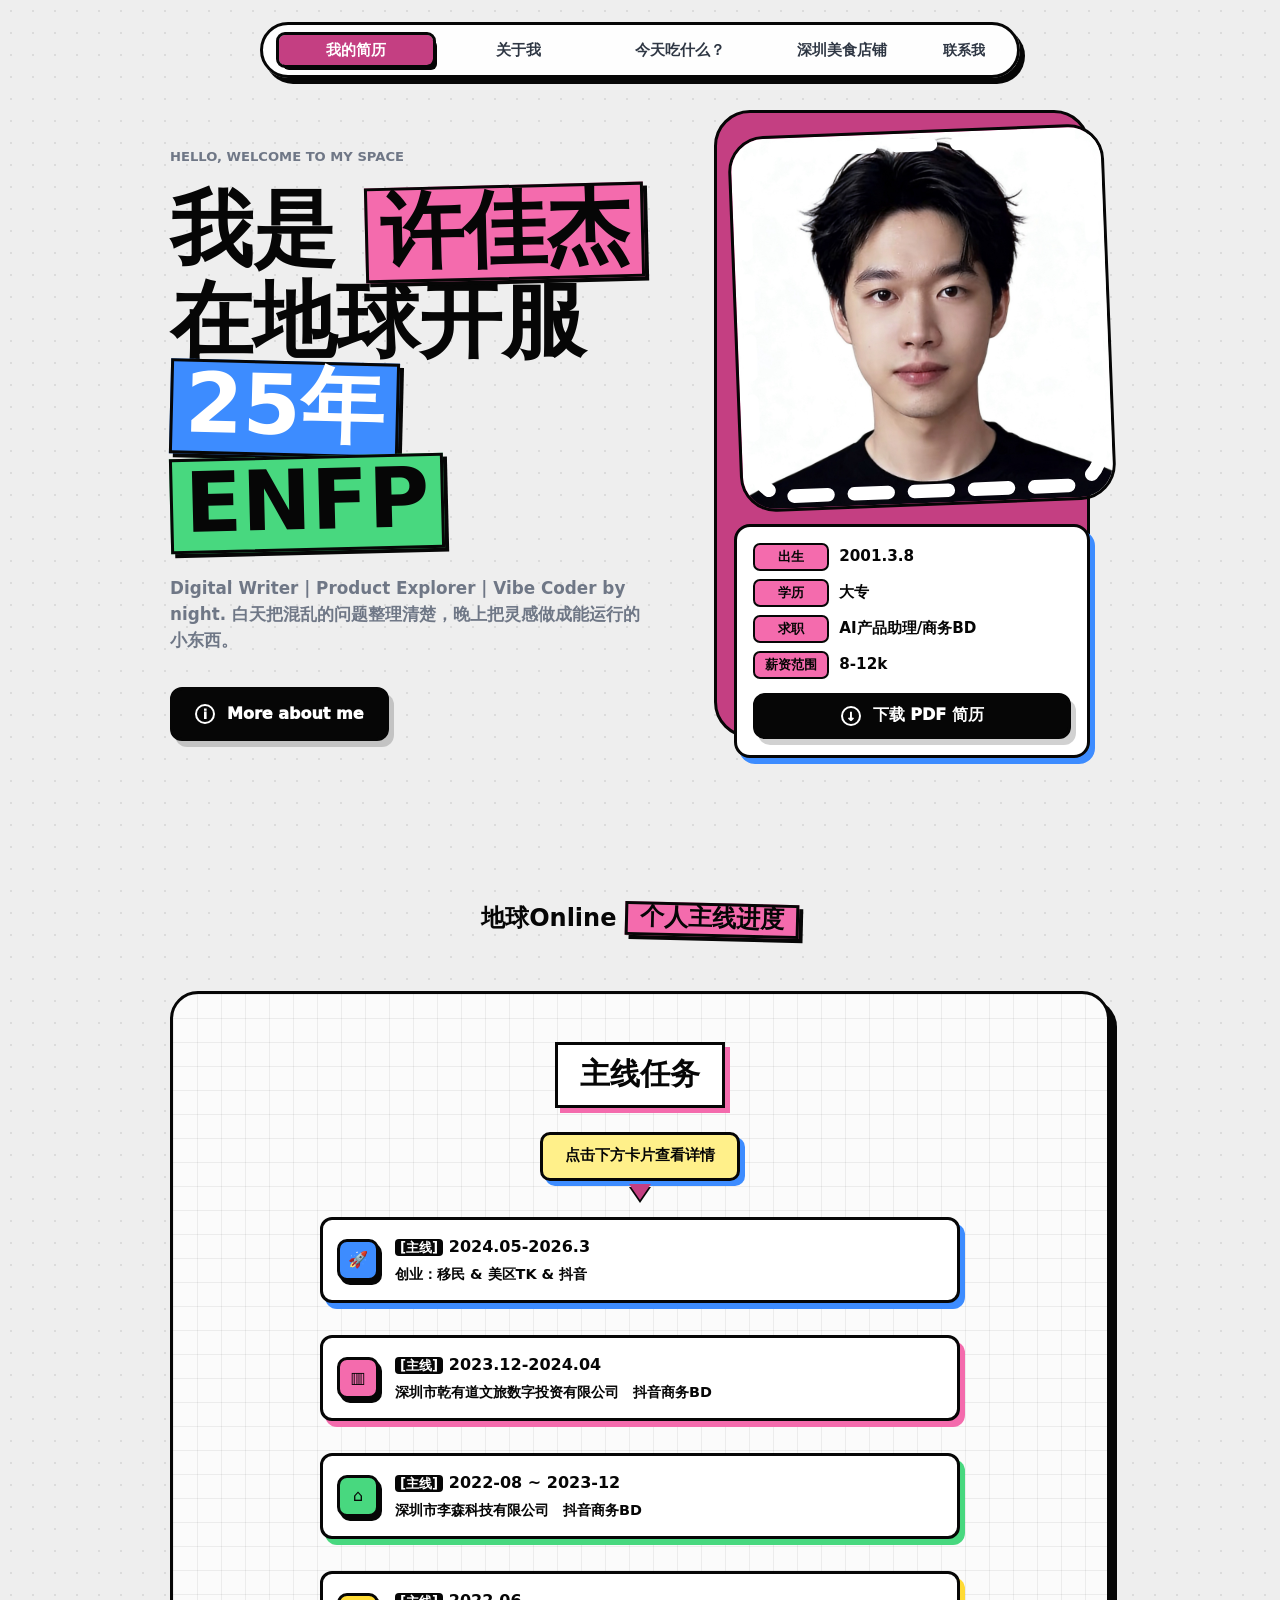
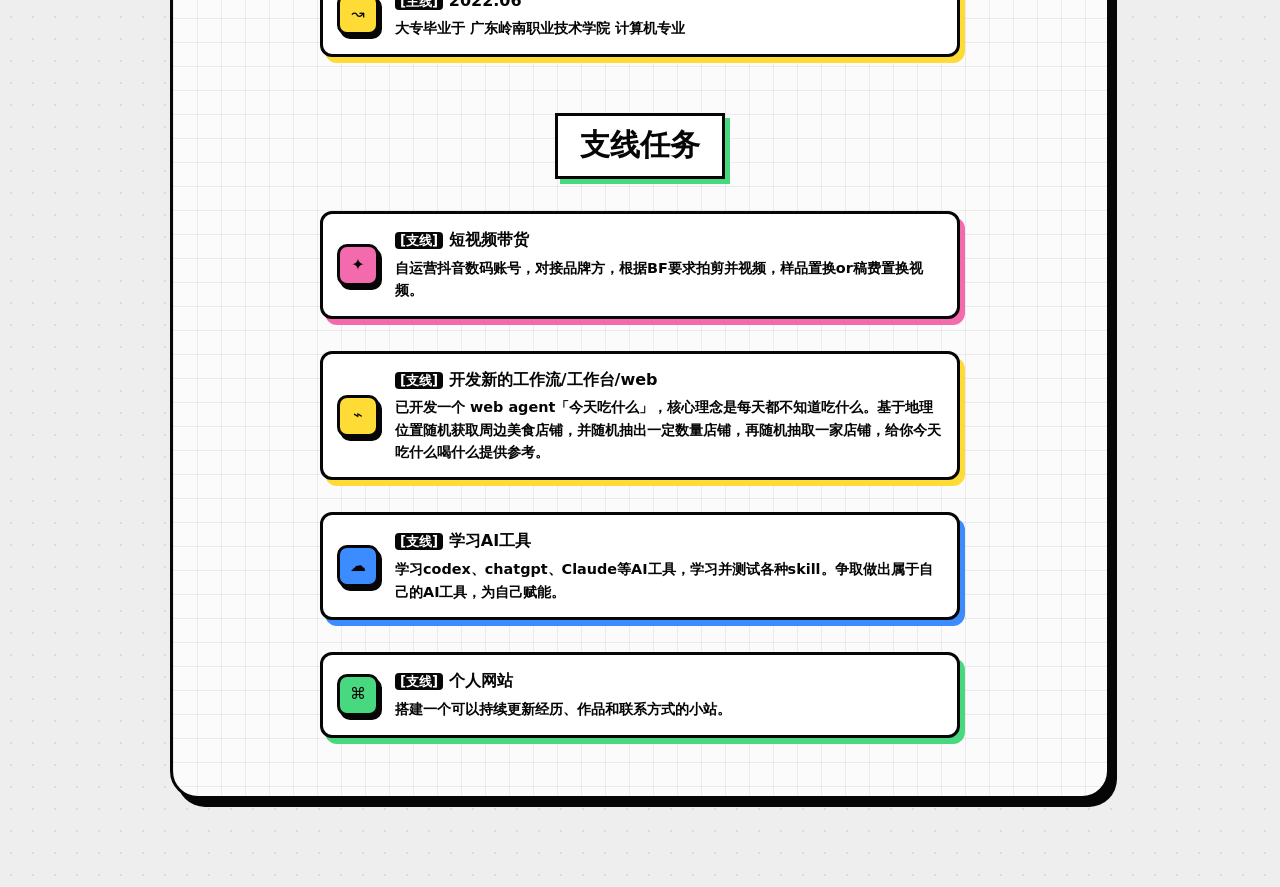
<file: index.html>
﻿<!doctype html>
<html lang="zh-CN">
  <head>
    <meta charset="utf-8" />
    <meta name="viewport" content="width=device-width, initial-scale=1" />
    <title>许佳杰 | 个人网站</title>
    <meta
      name="description"
      content="许佳杰的个人网站，包含个人简历、关于我和随机美食小功能。"
    />
    <link rel="stylesheet" href="./styles.css" />
  </head>
  <body>
    <header class="topbar" aria-label="主导航">
      <nav class="tab-nav" aria-label="网站栏目">
        <button class="tab-button is-active" type="button" data-tab="home">我的简历</button>
        <button class="tab-button" type="button" data-tab="about">关于我</button>
        <button class="tab-button" type="button" data-tab="tools">今天吃什么？</button>
        <button class="tab-button" type="button" data-tab="shenzhen-food">深圳美食店铺</button>
        <button class="mail-link" type="button" data-contact-open aria-label="打开联系方式">联系我</button>
      </nav>
    </header>

    <main>
      <section class="tab-panel is-active" id="home" aria-labelledby="home-title">
        <div class="hero-grid shell">
          <div class="hero-copy">
            <p class="mini-label">HELLO, WELCOME TO MY SPACE</p>
            <h1 id="home-title">
              我是
              <span class="marker marker-pink tilt-left">许佳杰</span>
              <br />
              在地球开服
              <span class="marker marker-blue tilt-right">25年</span>
              <br />
              <span class="marker marker-green tilt-left">ENFP</span>
            </h1>
            <p class="lead">
              Digital Writer | Product Explorer | Vibe Coder by night.
              白天把混乱的问题整理清楚，晚上把灵感做成能运行的小东西。
            </p>
            <button class="comic-button" type="button" data-tab-target="about">
              <span class="button-icon">i</span>
              More about me
            </button>
          </div>

          <div class="avatar-stack">
            <figure class="avatar-frame">
              <img src="./assets/profile-photo.jpg" alt="许佳杰的个人照片" />
            </figure>
            <section class="resume-profile-card" aria-label="求职基本信息">
              <dl>
                <div>
                  <dt>出生</dt>
                  <dd>2001.3.8</dd>
                </div>
                <div>
                  <dt>学历</dt>
                  <dd>大专</dd>
                </div>
                <div>
                  <dt>求职</dt>
                  <dd>AI产品助理/商务BD</dd>
                </div>
                <div>
                  <dt>薪资范围</dt>
                  <dd>8-12k</dd>
                </div>
              </dl>
              <a class="comic-button resume-download" href="./assets/resume-xujiajie.pdf" download="许佳杰-简历.pdf">
                <span class="button-icon">↓</span>
                下载 PDF 简历
              </a>
            </section>
          </div>
        </div>

        <div class="shell page-heading resume-heading">
          <h2>
            地球Online
            <span class="marker marker-pink tilt-right">个人主线进度</span>
          </h2>
        </div>

        <section class="resume-board shell" aria-label="简历时间线">
          <div class="board-title main-task">主线任务</div>
          <p class="task-tip">点击下方卡片查看详情</p>

          <button class="quest quest-left blue-shadow" type="button" data-quest-open="venture">
            <span class="tile-icon blue">🚀</span>
            <div>
              <strong><small>[主线]</small> 2024.05-2026.3</strong>
              <p>创业：移民 &amp; 美区TK &amp; 抖音</p>
            </div>
          </button>
          <button class="quest quest-left pink-shadow" type="button" data-quest-open="qianyudao">
            <span class="tile-icon pink">▥</span>
            <div>
              <strong><small>[主线]</small> 2023.12-2024.04</strong>
              <p>深圳市乾有道文旅数字投资有限公司　抖音商务BD</p>
            </div>
          </button>
          <button class="quest quest-left green-shadow" type="button" data-quest-open="lisen">
            <span class="tile-icon green">⌂</span>
            <div>
              <strong><small>[主线]</small> 2022-08 ~ 2023-12</strong>
              <p>深圳市李森科技有限公司　抖音商务BD</p>
            </div>
          </button>
          <button class="quest quest-left yellow-shadow" type="button" data-quest-open="college">
            <span class="tile-icon yellow">↝</span>
            <div>
              <strong><small>[主线]</small> 2022.06</strong>
              <p>大专毕业于 广东岭南职业技术学院 计算机专业</p>
            </div>
          </button>

          <div class="board-title side-task-title">支线任务</div>

          <button class="quest quest-left side-quest pink-shadow" type="button" data-external-url="https://v.douyin.com/w58DL4WoM24">
            <span class="tile-icon pink">✦</span>
            <div>
              <strong><small>[支线]</small> 短视频带货</strong>
              <p>自运营抖音数码账号，对接品牌方，根据BF要求拍剪并视频，样品置换or稿费置换视频。</p>
            </div>
          </button>
          <button class="quest quest-left side-quest quest-static yellow-shadow" type="button">
            <span class="tile-icon yellow">⌁</span>
            <div>
              <strong><small>[支线]</small> 开发新的工作流/工作台/web</strong>
              <p>
                已开发一个 web agent「今天吃什么」，核心理念是每天都不知道吃什么。基于地理位置随机获取周边美食店铺，并随机抽出一定数量店铺，再随机抽取一家店铺，给你今天吃什么喝什么提供参考。
              </p>
            </div>
          </button>
          <button class="quest quest-left side-quest quest-static blue-shadow" type="button">
            <span class="tile-icon blue">☁</span>
            <div>
              <strong><small>[支线]</small> 学习AI工具</strong>
              <p>学习codex、chatgpt、Claude等AI工具，学习并测试各种skill。争取做出属于自己的AI工具，为自己赋能。</p>
            </div>
          </button>
          <button class="quest quest-left side-quest quest-static green-shadow" type="button">
            <span class="tile-icon green">⌘</span>
            <div>
              <strong><small>[支线]</small> 个人网站</strong>
              <p>搭建一个可以持续更新经历、作品和联系方式的小站。</p>
            </div>
          </button>
        </section>

      </section>

      <section class="tab-panel" id="about" aria-labelledby="about-title">
        <div class="about-grid shell">
          <div>
            <h1 id="about-title">
              Welcome to
              <span class="marker marker-blue tilt-left">我的世界！</span>
            </h1>
            <div class="about-text">
              <p>
                我是一个喜欢把复杂问题拆开的人，也喜欢自己有执行力，喜欢刨根问底，想了解一个东西就会研究透彻，是一个想到什么觉得有趣有意思就会去立马实施的人。
              </p>
              <p>
                这个网站是我第一个用 AI 和自己的想法完全自主实现的网站。
              </p>
            </div>
          </div>

          <aside class="id-card" aria-label="个人信息卡">
            <div class="id-head">
              <span>ID CARD</span>
              <span>☺</span>
            </div>
            <div class="id-body">
              <img src="./assets/profile-photo.jpg" alt="许佳杰的个人照片" />
              <dl>
                <dt>NAME</dt>
                <dd>许佳杰</dd>
                <dt>MAJOR</dt>
                <dd>AI产品助理/商务BD</dd>
              </dl>
            </div>
            <div class="barcode" aria-hidden="true"></div>
          </aside>
        </div>

        <div class="statement shell">
          <span>STATEMENT</span>
          <p>人是无数别人拼凑的自己，所有曾经与你深度交流过的人，都在你身上留下了一部分的自己。</p>
        </div>

        <section class="feature-section shell" aria-labelledby="about-advantages-title">
          <h2 class="stamp-title" id="about-advantages-title">个人优势</h2>
          <div class="keyword-grid">
            <article>
              <strong>影像工具</strong>
              <p>熟悉手机摄像和佳能相机摄影，精通剪映、LR、PS 工具。</p>
            </article>
            <article>
              <strong>内容制作</strong>
              <p>具备短视频和照片拍摄、剪辑、调色能力，能独立完成短视频从拍摄到交付。</p>
            </article>
            <article>
              <strong>达人资源</strong>
              <p>有近千名 3C 数码达人资源，短视频较多，能独立跟进达人的商务合作闭环。</p>
            </article>
          </div>
        </section>

        <section class="feature-section shell" aria-labelledby="about-values-title">
          <h2 class="stamp-title" id="about-values-title">我的关键词</h2>
          <div class="keyword-grid">
            <article>
              <strong>好奇</strong>
              <p>总想弄明白事情为什么会这样，以及有没有更好玩的做法。</p>
            </article>
            <article>
              <strong>行动</strong>
              <p>比起反复等待完美答案，我更喜欢先做一个可验证版本。</p>
            </article>
            <article>
              <strong>表达</strong>
              <p>相信清晰的表达本身就是一种产品能力，也是一种温柔。</p>
            </article>
          </div>
        </section>

      </section>

      <section class="tab-panel" id="tools" aria-labelledby="tools-title">
        <div class="tools-head shell">
          <div>
            <p class="mini-label">TINY TOOLBOX</p>
            <h1 id="tools-title">
              今天
              <span class="marker marker-yellow tilt-left">吃什么？</span>
            </h1>
            <section class="tool-idea-card" aria-label="今天吃什么设计理念">
              <p>
                设计的核心理念是每一天都会遇到究极无敌世纪大难题，所以弄了这个随机抽取美食的网页，直接从根源上解决烦恼。
              </p>
              <p>
                如果你想单独用他，纯净版的可以打开：
                <a href="https://bozigeaaa.github.io/personal-site/" target="_blank" rel="noreferrer">https://bozigeaaa.github.io/personal-site/</a>
              </p>
              <p class="tool-card-slogan">
                随便帮你选一家吃的
                <br />
                你去炫吧
              </p>
            </section>
          </div>
          <div class="tools-info-grid">
            <div class="food-status-card">
              <span>STATUS</span>
              <strong>高德地图已配置</strong>
              <ol class="status-note-list">
                <li>商家与距离来自高德地图。</li>
                <li>点击卡片会只用店名跳转到大众点评搜索页。</li>
                <li>定位按钮会打开高德地图导航。</li>
              </ol>
            </div>
            <section class="feedback-card" aria-label="优化反馈">
              <strong>优化反馈</strong>
              <p>有想法？点这里写反馈。</p>
              <a class="feedback-link-button" href="https://docs.qq.com/smartsheet/form/LUlpBnpAPGbc%2FtCTK6c%2FvuwKFj?tab=tCTK6c" target="_blank" rel="noreferrer">
                填写反馈
              </a>
            </section>
          </div>
        </div>

        <section class="food-tool shell" aria-label="随机美食小功能">
          <div class="food-control-panel">
            <label class="food-search-box">
              <span>地点</span>
              <div class="place-input-row">
                <input type="search" data-food-place placeholder="输入你想搜索的位置，例如：深圳南山区" />
                <button class="locate-button locate-search-button" type="button" data-food-resolve hidden>搜索定位</button>
                <button class="locate-button" type="button" data-food-locate>实时定位</button>
              </div>
              <div class="place-suggestion-panel" data-place-suggestions hidden></div>
            </label>

            <div class="food-middle-row">
              <div class="food-filter-stack">
                <div class="filter-group" aria-label="美食分类筛选">
                  <span>分类</span>
                  <div class="segmented-control" data-food-category>
                    <button class="is-selected" type="button" data-value="all">全部</button>
                    <button type="button" data-value="meal">正餐</button>
                    <button type="button" data-value="drink">奶茶咖啡</button>
                  </div>
                </div>

                <div class="filter-group" aria-label="距离筛选">
                  <span>距离</span>
                  <div class="segmented-control distance-control" data-food-distance>
                    <button class="is-selected" type="button" data-value="nearby">附近</button>
                    <button type="button" data-value="500">500米</button>
                    <button type="button" data-value="1000">1km</button>
                    <button type="button" data-value="2000">2km</button>
                  </div>
                </div>
              </div>

            </div>

            <div class="food-actions">
              <button class="comic-button food-search-button" type="button" data-food-search>
                <span class="button-icon">⌕</span>
                <span data-food-search-label>搜索附近美食</span>
              </button>
              <button class="comic-button food-random-button" type="button" data-food-random disabled>
                <span class="button-icon">?</span>
                随机挑选吃什么
              </button>
            </div>
          </div>

          <div class="food-results-head">
            <h2 class="stamp-title">附近美食</h2>
            <p data-food-count>还没有搜索结果</p>
          </div>
          <div class="food-card-grid" data-food-results>
            <article class="food-empty-card">
              <strong>先输入地点</strong>
              <p>默认不自动搜索。输入地点后，就能按当前分类和距离展示真实周边美食。</p>
            </article>
          </div>
        </section>
      </section>

      <section class="tab-panel" id="shenzhen-food" aria-labelledby="shenzhen-food-title">
        <section class="sheet-food-tool shell" aria-label="深圳美食表格推荐">
          <div class="sheet-food-head">
            <div>
              <p class="mini-label">SHENZHEN LIST</p>
              <h1 class="stamp-title" id="shenzhen-food-title">已攻略店铺推荐</h1>
              <ol class="sheet-source-note">
                <li>已攻略店铺是基于深圳美食群群友写的共享文档提供的内容。</li>
                <li>如果想新增已攻略店铺，可以照常写在群公告的表格中，不定时更新内容到网页中。</li>
              </ol>
            </div>
            <button class="comic-button sheet-random-button" type="button" data-sheet-random>
              点我，可以从已攻略中的店铺里随机抽取吃什么
            </button>
          </div>

          <div class="sheet-food-panel">
            <div class="sheet-filter-row" aria-label="深圳区域筛选" data-sheet-districts></div>
            <p class="sheet-food-count" data-sheet-count></p>
            <div class="sheet-food-grid" data-sheet-results></div>
          </div>
        </section>
      </section>
    </main>

    <div class="contact-overlay" data-contact-overlay hidden>
      <section class="contact-pop-card" aria-label="联系方式卡片">
        <button class="modal-close-button" type="button" data-overlay-close aria-label="关闭">×</button>
        <span class="contact-badge">CONTACT</span>
        <h2>怎么联系我</h2>
        <dl>
          <div>
            <dt>微信号</dt>
            <dd>bozigeaaa</dd>
            <button class="copy-mini-button" type="button" data-copy-value="bozigeaaa">复制</button>
          </div>
          <div>
            <dt>邮箱号</dt>
            <dd>2522129240@qq.com</dd>
            <button class="copy-mini-button" type="button" data-copy-value="2522129240@qq.com">复制</button>
          </div>
        </dl>
        <p>点击任意位置关闭</p>
      </section>
    </div>

    <div class="quest-overlay" data-quest-overlay hidden>
      <section class="quest-pop-card" aria-label="任务经历详情">
        <button class="modal-close-button" type="button" data-overlay-close aria-label="关闭">×</button>
        <span class="contact-badge">DETAIL</span>
        <h2>任务经历</h2>
        <h3 data-quest-title></h3>
        <div class="quest-detail-body" data-quest-body></div>
        <p>点击卡片外任意位置关闭</p>
      </section>
    </div>

    <div class="food-overlay" data-food-overlay hidden>
      <section class="food-pop-card" aria-label="随机美食结果">
        <button class="modal-close-button" type="button" data-overlay-close aria-label="关闭">×</button>
        <span class="contact-badge">PICKED</span>
        <h2>今天就吃这个</h2>
        <div data-food-picked></div>
        <button class="comic-button food-again-button" type="button" data-food-random-again>
          <span class="button-icon">↻</span>
          继续随机
        </button>
        <p>点击卡片外任意位置关闭</p>
      </section>
    </div>

    <div class="food-overlay" data-sheet-overlay hidden>
      <section class="food-pop-card sheet-pop-card" aria-label="随机表格美食结果">
        <button class="modal-close-button" type="button" data-overlay-close aria-label="关闭">×</button>
        <span class="contact-badge">SHEET PICK</span>
        <h2>表格推荐这一家</h2>
        <div data-sheet-picked></div>
        <button class="comic-button food-again-button" type="button" data-sheet-random-again>
          <span class="button-icon">↻</span>
          继续随机
        </button>
        <p>点击卡片外任意位置关闭</p>
      </section>
    </div>

    <div class="floating-food-actions" data-food-float hidden>
      <button class="floating-food-button" type="button" data-food-floating-random disabled>随机选择</button>
      <button class="floating-food-button" type="button" data-food-back-top>返回顶部</button>
    </div>

    <template id="quest-template-venture">
      <section>
        <h4>1. 国内抖音直播板块</h4>
        <p><strong>全案运营：</strong>起店到成交，从0到1。独立负责账号定位、短视频引流拍摄剪辑、直播销售、直播间搭建及话术设计，参与大促活动策略等。</p>
        <p><strong>投流与数据：</strong>精通千川及随心推投放策略，通过数据分析优化人群包，提升转化率。</p>
        <p><strong>业绩成果：</strong>直播销售额月平均 35 万，净利润1.5万左右，跑通全流程闭环。</p>
      </section>
      <section>
        <h4>2. 海外移民与小红书板块</h4>
        <p><strong>获客渠道：</strong>针对高净值人群制定移民相关内容策略，通过小红书推文、视频剪辑及评论区精准截流，将公域线索高效导入私域。</p>
        <p><strong>销售转化：</strong>负责移民产品的咨询服务与销售，维护客群。</p>
        <p><strong>业绩成果：</strong>累计流水接近 200 万，净利润 55 万左右。</p>
      </section>
      <section>
        <h4>3. 美国TikTok跨境电商</h4>
        <p><strong>全案运营：</strong>独立完成海外设备环境搭建、国际物流对接及本土化市场调研、店铺运营、上架销售等。</p>
        <p><strong>内容与销售：</strong>负责产品定位、短视频与二创素材制作、达人BD及投流。</p>
        <p><strong>业绩成果：</strong>成功跑通“短视频带货 + 达人分销 + 商品卡”闭环，单月最高产出近3万，净利润1万。</p>
      </section>
    </template>

    <template id="quest-template-qianyudao">
      <section>
        <p><strong>商务拓展：</strong>负责针对抖音平台本地生活类目，全国重点景区酒店旅游等直播达人 + 短视频宣发达人建联，积累丰富各地达人群体。</p>
        <p><strong>商务对接：</strong>应直播及短视频宣发要求，筛选符合的达人带货数据、地区、粉丝群体、带货等级等，达成合作。</p>
        <p><strong>结果跟踪：</strong>对批量达人高效沟通，提供 brief，提供视频图片素材、话术、带货重点、流量扶持激励等等，对直播进度、短视频制作进度负责，对结果负责。</p>
      </section>
      <section>
        <h4>工作成果</h4>
        <p>对本地生活各后台熟悉，了解本地生活类目达人接单习惯，可有针对性的切入手段，较好的客情维护。</p>
        <p>根据商户需求指定合理的推广方案、达人方激励方案，提供促销活动、运营、投流支持。</p>
        <p>任职期间单酒店产品直播 GMV 最高产出 130W，短视频 GMV 产出 30W。</p>
      </section>
    </template>

    <template id="quest-template-lisen">
      <section>
        <p><strong>商务拓展：</strong>抖音平台的达人资源拓展，联系达人商务直播达人 + 短视频达人，积累并维护达人资源。</p>
        <p><strong>商务对接：</strong>对达人账号评估、筛选适合合作的达人账号，洽谈合作产品、签署合作合同、达成合作。</p>
        <p><strong>内容跟进：</strong>制作货盘，针对不同主播风格和粉丝匹配度，制定相应货品推广、邮寄样品、直播手卡制作，对直播进度、短视频制作进度负责。</p>
        <p><strong>结果跟踪：</strong>针对带货板块达人直播以及视频发放后的数据跟踪，对转化产出较好的达人创建再次合作机会，对转化产出较少的达人提供修改建议。品宣达人的视频回收，审核视频 + 文案内容符合产品卖点的宣传要素，对后续视频宣发评论区舆情维护。</p>
      </section>
      <section>
        <h4>工作成果</h4>
        <p>熟悉与达人全流程系统，商务对接话术与客情维护。</p>
        <p>积累了3C类目垂直达人资源、MCN机构资源，与达人商务建立良好沟通关系长期合作关系。</p>
        <p>掌握抖店后台链接制作编辑，千川、抖店随心推投放标准。</p>
        <p>在任职期间 GMV 平均月产出 50W 左右。</p>
      </section>
    </template>

    <template id="quest-template-college">
      <section>
        <p><strong>学历经历：</strong>大专毕业于 广东岭南职业技术学院 计算机专业。</p>
      </section>
    </template>

    <script src="./script.js"></script>
  </body>
</html>
</file>
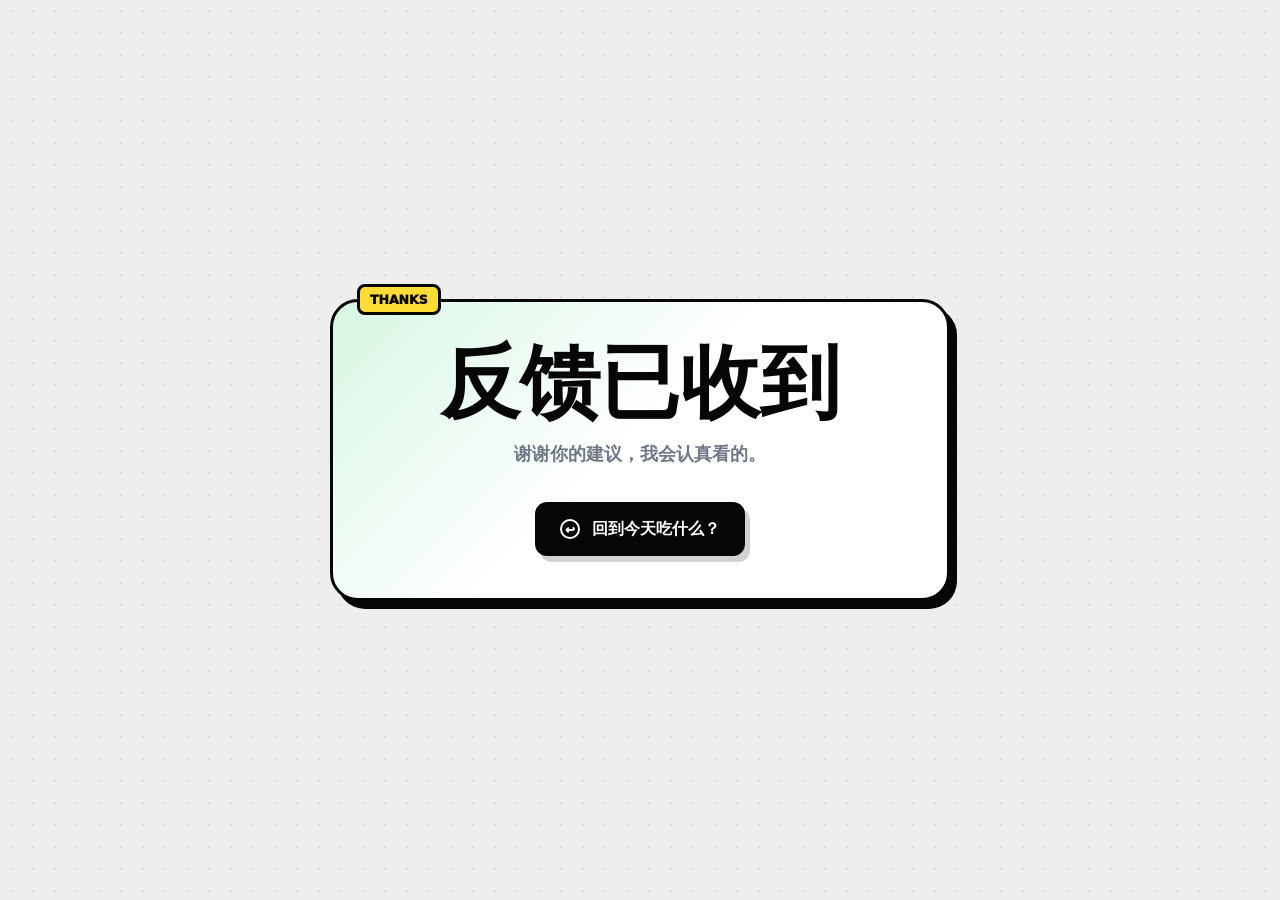
<file: thanks.html>
<!doctype html>
<html lang="zh-CN">
  <head>
    <meta charset="utf-8" />
    <meta name="viewport" content="width=device-width, initial-scale=1" />
    <title>反馈已收到 | 许佳杰</title>
    <link rel="stylesheet" href="./styles.css" />
  </head>
  <body>
    <main class="thanks-page shell">
      <section class="thanks-card">
        <span>THANKS</span>
        <h1>反馈已收到</h1>
        <p>谢谢你的建议，我会认真看的。</p>
        <a class="comic-button" href="./index.html#tools">
          <span class="button-icon">↩</span>
          回到今天吃什么？
        </a>
      </section>
    </main>
  </body>
</html>
</file>
<file: styles.css>
:root {
  --paper: #eeeeee;
  --ink: #060606;
  --muted: #6f7786;
  --white: #ffffff;
  --pink: #f46bad;
  --magenta-dark: #c43f82;
  --blue: #3d8cff;
  --green: #48d87f;
  --yellow: #ffdb35;
  --lavender: #d8a8ff;
  --line: 3px solid var(--ink);
  --shadow: 7px 8px 0 var(--ink);
  --soft-shadow: 4px 5px 0 var(--ink);
  --radius: 28px;
}

* {
  box-sizing: border-box;
}

html {
  scroll-behavior: smooth;
}

body {
  min-width: 320px;
  margin: 0;
  color: var(--ink);
  background:
    radial-gradient(circle, rgba(0, 0, 0, 0.08) 1px, transparent 1px) 0 0 / 22px 22px,
    var(--paper);
  font-family:
    Inter, ui-sans-serif, system-ui, -apple-system, BlinkMacSystemFont, "Segoe UI",
    "Microsoft YaHei", sans-serif;
  line-height: 1.55;
}

button,
input {
  font: inherit;
}

button,
a {
  color: inherit;
}

a {
  text-decoration: none;
}

.topbar {
  position: sticky;
  top: 22px;
  z-index: 20;
  display: flex;
  justify-content: center;
  padding: 0 18px;
  pointer-events: none;
}

.tab-nav {
  display: grid;
  grid-template-columns: repeat(4, minmax(92px, 1fr)) 74px;
  width: min(760px, 100%);
  align-items: center;
  gap: 8px;
  border: var(--line);
  border-radius: 999px;
  padding: 10px 16px;
  background: rgba(255, 255, 255, 0.94);
  box-shadow: 5px 6px 0 var(--ink);
  backdrop-filter: blur(14px);
  pointer-events: auto;
}

.tab-button,
.mail-link {
  display: inline-grid;
  min-height: 30px;
  place-items: center;
  border: 0;
  background: transparent;
  border-radius: 6px;
  color: #2f3744;
  font-size: 0.92rem;
  font-weight: 800;
  cursor: pointer;
  transition:
    background-color 160ms ease,
    color 160ms ease,
    box-shadow 160ms ease,
    transform 160ms ease;
}

.tab-button.is-active {
  color: var(--white);
  outline: 3px solid var(--ink);
  background: var(--magenta-dark);
  box-shadow: var(--soft-shadow);
}

.mail-link {
  border: 0;
  font-size: 0.9rem;
}

.tab-button:hover {
  color: var(--white);
  background: var(--magenta-dark);
  box-shadow: var(--soft-shadow);
}

.tab-button:hover {
  transform: translate(2px, 2px);
  box-shadow: 2px 3px 0 var(--ink);
}

.mail-link:hover {
  color: var(--white);
  background: var(--magenta-dark);
  box-shadow: 2px 3px 0 var(--ink);
  transform: translate(2px, 2px);
}

.contact-overlay {
  position: fixed;
  inset: 0;
  z-index: 100;
  display: grid;
  place-items: center;
  padding: 24px;
  background: rgba(0, 0, 0, 0.75);
  cursor: pointer;
}

.contact-overlay[hidden],
.quest-overlay[hidden],
.food-overlay[hidden] {
  display: none;
}

.quest-overlay,
.food-overlay {
  position: fixed;
  inset: 0;
  z-index: 100;
  display: grid;
  place-items: center;
  padding: 24px;
  background: rgba(0, 0, 0, 0.75);
  cursor: pointer;
}

.contact-pop-card,
.quest-pop-card,
.food-pop-card {
  position: relative;
  width: min(420px, 100%);
  border: var(--line);
  border-radius: 24px;
  padding: 36px 30px 28px;
  background:
    linear-gradient(135deg, rgba(244, 107, 173, 0.18), transparent 42%),
    var(--white);
  box-shadow: var(--shadow);
  text-align: left;
  cursor: default;
}

.contact-pop-card::before,
.quest-pop-card::before,
.food-pop-card::before {
  content: "";
  position: absolute;
  inset: -14px 18px 18px -14px;
  z-index: -1;
  border: var(--line);
  border-radius: 24px;
  background: var(--magenta-dark);
}

.quest-pop-card {
  width: min(760px, calc(100vw - 42px));
  max-height: min(82vh, 760px);
  display: grid;
  grid-template-rows: auto auto minmax(0, 1fr) auto;
}

.food-pop-card {
  width: min(560px, calc(100vw - 42px));
}

.contact-badge {
  position: absolute;
  top: -18px;
  left: 22px;
  border: var(--line);
  border-radius: 8px;
  padding: 3px 10px;
  background: var(--yellow);
  font-size: 0.75rem;
  font-weight: 950;
}

.modal-close-button {
  position: absolute;
  top: 14px;
  right: 14px;
  display: grid;
  width: 34px;
  height: 34px;
  place-items: center;
  border: 2px solid var(--ink);
  border-radius: 50%;
  background: var(--white);
  box-shadow: 3px 4px 0 var(--ink);
  font-size: 1.35rem;
  line-height: 1;
  font-weight: 950;
  cursor: pointer;
  transition:
    transform 160ms ease,
    box-shadow 160ms ease,
    background-color 160ms ease;
}

.modal-close-button:hover {
  color: var(--white);
  background: var(--magenta-dark);
  transform: translate(2px, 2px);
  box-shadow: 1px 2px 0 var(--ink);
}

.contact-pop-card h2,
.quest-pop-card h2,
.food-pop-card h2 {
  margin: 0 0 24px;
  font-size: clamp(2rem, 8vw, 3rem);
  line-height: 1;
}

.quest-pop-card h3 {
  margin: -8px 0 18px;
  color: var(--magenta-dark);
  font-size: clamp(1.2rem, 3vw, 1.6rem);
  line-height: 1.18;
}

.quest-detail-body {
  overflow: auto;
  padding-right: 8px;
}

.quest-detail-body section {
  border: var(--line);
  border-radius: 14px;
  padding: 16px;
  background: #fff8cf;
  box-shadow: var(--soft-shadow);
}

.quest-detail-body section + section {
  margin-top: 16px;
}

.quest-detail-body h4 {
  margin: 0 0 12px;
  font-size: 1.15rem;
}

.quest-detail-body p {
  margin: 9px 0;
  color: #343b47;
  font-weight: 780;
}

.contact-pop-card dl {
  display: grid;
  gap: 14px;
  margin: 0;
}

.contact-pop-card dl div {
  display: grid;
  grid-template-columns: minmax(0, 1fr) auto;
  column-gap: 12px;
  align-items: center;
  border: var(--line);
  border-radius: 14px;
  padding: 12px 14px;
  background: #fff8cf;
  box-shadow: var(--soft-shadow);
}

.contact-pop-card dl div:nth-child(2) {
  background: #ddebff;
}

.contact-pop-card dt {
  grid-column: 1;
  margin-bottom: 4px;
  font-size: 0.78rem;
  font-weight: 950;
}

.contact-pop-card dd {
  grid-column: 1;
  margin: 0;
  font-size: 1.12rem;
  font-weight: 950;
}

.copy-mini-button {
  grid-column: 2;
  grid-row: 1 / span 2;
  display: inline-grid;
  min-width: 50px;
  min-height: 38px;
  align-items: center;
  place-items: center;
  border: var(--line);
  border-radius: 10px;
  color: var(--ink);
  background: var(--white);
  box-shadow: 3px 4px 0 var(--ink);
  font-size: 0.82rem;
  font-weight: 950;
  cursor: pointer;
  transition:
    transform 160ms ease,
    box-shadow 160ms ease,
    background-color 160ms ease;
}

.copy-mini-button:hover {
  color: var(--white);
  background: var(--magenta-dark);
  transform: translate(2px, 2px);
  box-shadow: 1px 2px 0 var(--ink);
}

.contact-pop-card p,
.quest-pop-card > p {
  margin: 22px 0 0;
  color: var(--muted);
  text-align: center;
  font-size: 0.88rem;
  font-weight: 850;
}

.tab-panel {
  display: none;
  padding: 74px 0 88px;
}

.tab-panel.is-active {
  display: block;
}

.shell {
  width: min(940px, calc(100% - 40px));
  margin: 0 auto;
}

.hero-grid,
.about-grid {
  display: grid;
  grid-template-columns: minmax(0, 1.12fr) minmax(270px, 0.88fr);
  gap: clamp(34px, 7vw, 86px);
  align-items: center;
}

.hero-grid {
  min-height: 520px;
}

.mini-label {
  margin: 0 0 18px;
  color: var(--muted);
  font-size: 0.82rem;
  font-weight: 900;
}

h1,
h2,
h3,
p {
  overflow-wrap: anywhere;
}

h1 {
  margin: 0;
  font-size: clamp(3.1rem, 6.5vw, 5.6rem);
  line-height: 0.98;
  letter-spacing: 0;
}

.center-heading h2,
.page-heading h1 {
  font-size: clamp(3rem, 6vw, 5.2rem);
  line-height: 1;
  letter-spacing: 0;
}

.lead {
  max-width: 520px;
  margin: 24px 0 0;
  color: var(--muted);
  font-size: 1.05rem;
  font-weight: 750;
}

.marker {
  display: inline-block;
  border: var(--line);
  padding: 0 12px 4px;
  line-height: 1.02;
  box-shadow: 4px 4px 0 var(--ink);
}

.marker-pink {
  background: var(--pink);
}

.marker-blue {
  color: var(--white);
  background: var(--blue);
}

.marker-green {
  background: var(--green);
}

.marker-yellow {
  background: var(--yellow);
}

.tilt-left {
  transform: rotate(-1.4deg);
}

.tilt-right {
  transform: rotate(1.4deg);
}

.comic-button {
  display: inline-flex;
  min-height: 54px;
  align-items: center;
  justify-content: center;
  gap: 12px;
  margin-top: 34px;
  border: var(--line);
  border-radius: 12px;
  padding: 0 22px;
  color: var(--white);
  background: var(--ink);
  box-shadow: 5px 6px 0 rgba(0, 0, 0, 0.18);
  font-weight: 950;
  cursor: pointer;
  transition:
    transform 160ms ease,
    box-shadow 160ms ease;
}

.comic-button:hover {
  transform: translate(2px, 2px);
  box-shadow: 2px 3px 0 rgba(0, 0, 0, 0.2);
}

.comic-button.small {
  min-height: 44px;
  margin-top: 22px;
  padding: 0 18px;
  color: var(--ink);
  background: var(--white);
  box-shadow: var(--soft-shadow);
}

.button-icon {
  display: grid;
  width: 20px;
  height: 20px;
  place-items: center;
  border: 2px solid currentColor;
  border-radius: 50%;
  font-size: 0.75rem;
}

.avatar-stack {
  position: relative;
  z-index: 1;
  isolation: isolate;
}

.avatar-stack::before {
  content: "";
  position: absolute;
  top: -20px;
  right: 20px;
  bottom: 20px;
  left: -20px;
  z-index: -1;
  border: var(--line);
  border-radius: 36px;
  background: var(--magenta-dark);
}

.avatar-frame {
  position: relative;
  margin: 0;
  border: 0;
  border-radius: 36px;
  padding: 0;
  background: transparent;
  transform: rotate(-2.2deg);
  transition: transform 180ms ease;
}

.avatar-frame::before {
  content: none;
}

.avatar-frame::after {
  content: "";
  position: absolute;
  inset: 0;
  z-index: 2;
  pointer-events: none;
  background: url("data:image/svg+xml,%3Csvg xmlns='http://www.w3.org/2000/svg' viewBox='0 0 100 100' preserveAspectRatio='none'%3E%3Crect x='4' y='4' width='92' height='92' rx='9' ry='9' fill='none' stroke='white' stroke-width='3.6' stroke-dasharray='9 7' stroke-linecap='round'/%3E%3C/svg%3E") center / 100% 100% no-repeat;
}

.avatar-frame:hover {
  transform: rotate(0deg);
}

.avatar-frame img {
  display: block;
  width: 100%;
  aspect-ratio: 1 / 1;
  min-height: 260px;
  border: var(--line);
  border-radius: 36px;
  object-fit: cover;
  object-position: center 18%;
}

.resume-profile-card {
  position: relative;
  z-index: 1;
  width: calc(100% - 20px);
  margin: 18px 20px 0 0;
  border: var(--line);
  border-radius: 16px;
  padding: 16px;
  background: var(--white);
  box-shadow: 5px 6px 0 var(--blue);
}

.resume-profile-card dl {
  display: grid;
  gap: 8px;
  margin: 0;
}

.resume-profile-card div {
  display: grid;
  grid-template-columns: 76px 1fr;
  gap: 10px;
  align-items: center;
}

.resume-profile-card dt {
  display: inline-grid;
  min-height: 28px;
  place-items: center;
  border: 2px solid var(--ink);
  border-radius: 7px;
  background: var(--pink);
  font-size: 0.8rem;
  font-weight: 950;
}

.resume-profile-card dd {
  margin: 0;
  font-size: 0.95rem;
  font-weight: 900;
}

.resume-download {
  width: 100%;
  min-height: 46px;
  margin-top: 14px;
  justify-content: center;
  padding: 0 18px;
}

.feature-section {
  margin-top: 96px;
}

.center-heading {
  text-align: center;
}

.center-heading p,
.page-heading p {
  max-width: 640px;
  margin: 18px auto 0;
  color: var(--muted);
  font-size: 1rem;
  font-weight: 750;
}

.keyword-grid article,
.keyword-grid article {
  border: var(--line);
  border-radius: var(--radius);
  background: var(--white);
  box-shadow: var(--shadow);
}

.tile-icon {
  display: inline-grid;
  width: 48px;
  height: 48px;
  place-items: center;
  border: var(--line);
  border-radius: 10px;
  font-size: 1.25rem;
  box-shadow: 3px 4px 0 var(--ink);
}

.tile-icon.blue {
  background: var(--blue);
}

.tile-icon.pink {
  background: var(--pink);
}

.tile-icon.green {
  background: var(--green);
}

.tile-icon.yellow {
  background: var(--yellow);
}

.stamp-title {
  display: table;
  margin: 0;
  border: var(--line);
  padding: 6px 20px 9px;
  background: var(--white);
  box-shadow: 6px 6px 0 var(--pink);
  font-size: clamp(2rem, 4vw, 3.2rem);
  line-height: 1;
  transform: rotate(-1.5deg);
}

.blue-shadow {
  box-shadow: 5px 6px 0 var(--blue);
}

.pink-shadow {
  box-shadow: 5px 6px 0 var(--pink);
}

.green-shadow {
  box-shadow: 5px 6px 0 var(--green);
}

.yellow-shadow {
  box-shadow: 5px 6px 0 var(--yellow);
}

.about-grid {
  align-items: start;
  padding-top: 18px;
}

.about-text {
  margin-top: 26px;
  color: #596271;
  font-size: 1.04rem;
  font-weight: 760;
}

.id-card {
  transform: rotate(-1.6deg);
  border: var(--line);
  border-radius: 18px;
  overflow: hidden;
  background: var(--white);
  box-shadow: var(--shadow);
}

.id-head {
  display: flex;
  justify-content: space-between;
  border-bottom: var(--line);
  padding: 14px 18px;
  background: var(--green);
  font-size: 1.18rem;
  font-weight: 950;
}

.id-head span:last-child {
  display: grid;
  width: 48px;
  height: 48px;
  place-items: center;
  border: var(--line);
  border-radius: 50%;
  background: var(--pink);
}

.id-body {
  display: grid;
  grid-template-columns: 108px 1fr;
  gap: 16px;
  padding: 18px;
}

.id-body img {
  width: 108px;
  aspect-ratio: 1 / 1;
  border: var(--line);
  border-radius: 12px;
  background: #fff3df;
  object-fit: cover;
  object-position: center 18%;
}

.id-body dl {
  display: grid;
  gap: 8px;
  margin: 0;
}

.id-body dt {
  font-size: 0.68rem;
  font-weight: 950;
}

.id-body dd {
  margin: 0;
  border: var(--line);
  border-radius: 9px;
  padding: 8px 10px;
  background: #fff189;
  font-weight: 950;
}

.id-body dd:nth-of-type(2) {
  background: #ddebff;
}

.id-body dd:nth-of-type(3) {
  background: #ead8ff;
}

.barcode {
  height: 54px;
  margin: 0 18px 18px;
  border: var(--line);
  border-radius: 8px;
  background: repeating-linear-gradient(90deg, var(--ink) 0 3px, transparent 3px 9px);
}

.statement {
  position: relative;
  margin-top: 82px;
  border: var(--line);
  background: #ffe24a;
  box-shadow: var(--shadow);
  padding: 24px 34px;
  text-align: center;
}

.statement span {
  position: absolute;
  top: -18px;
  left: -14px;
  border: 2px solid var(--ink);
  padding: 3px 8px;
  background: var(--white);
  font-size: 0.7rem;
  font-weight: 950;
}

.statement p {
  margin: 0;
  font-size: clamp(1.35rem, 3vw, 2.2rem);
  font-weight: 950;
}

.keyword-grid {
  display: grid;
  grid-template-columns: repeat(3, 1fr);
  gap: 22px;
  margin-top: 42px;
}

.keyword-grid article {
  padding: 26px;
}

.keyword-grid strong {
  font-size: 1.7rem;
}

.keyword-grid p {
  margin: 12px 0 0;
  color: var(--muted);
  font-weight: 760;
}

.tools-head {
  display: grid;
  grid-template-columns: minmax(0, 0.9fr) minmax(360px, 1.1fr);
  gap: clamp(28px, 6vw, 72px);
  align-items: center;
  padding-top: 34px;
}

.tools-head h1 {
  margin: 0;
  font-size: clamp(3.1rem, 6.5vw, 5.4rem);
  line-height: 0.98;
}

.tool-idea-card {
  max-width: 620px;
  margin-top: 28px;
  border: var(--line);
  border-radius: 18px;
  padding: 18px 20px;
  background: #fff2a8;
  box-shadow: 7px 8px 0 var(--yellow);
}

.tool-idea-card p {
  margin: 0;
  color: var(--muted);
  font-size: 0.98rem;
  font-weight: 800;
  line-height: 1.65;
}

.tool-idea-card p:not(.tool-card-slogan) {
  color: var(--ink);
  font-weight: 900;
}

.tool-idea-card p + p {
  margin-top: 10px;
}

.tool-idea-card a {
  color: var(--ink);
  text-decoration: underline;
  text-decoration-thickness: 2px;
  text-underline-offset: 4px;
  overflow-wrap: anywhere;
}

.tool-idea-card .tool-card-slogan {
  margin-top: 14px;
  padding: 0;
  background: transparent;
  color: var(--ink);
  box-shadow: none;
}

.food-status-card,
.feedback-card,
.food-control-panel,
.food-empty-card,
.food-card,
.picked-food-card {
  border: var(--line);
  border-radius: var(--radius);
  background: var(--white);
  box-shadow: var(--shadow);
}

.food-status-card {
  padding: 20px;
  background:
    linear-gradient(120deg, rgba(72, 216, 127, 0.22), transparent 42%),
    var(--white);
}

.tools-info-grid {
  display: grid;
  grid-template-columns: minmax(0, 1.22fr) minmax(160px, 0.78fr);
  gap: 16px;
  align-items: stretch;
}

.food-status-card span {
  display: inline-block;
  border: 2px solid var(--ink);
  border-radius: 6px;
  padding: 2px 8px;
  background: var(--green);
  font-size: 0.72rem;
  font-weight: 950;
}

.food-status-card strong {
  display: block;
  margin-top: 12px;
  font-size: 1.18rem;
  line-height: 1.08;
}

.food-status-card p {
  margin: 12px 0 0;
  color: var(--muted);
  font-weight: 780;
}

.status-note-list {
  display: grid;
  gap: 3px;
  margin: 10px 0 0;
  padding-left: 18px;
  color: var(--muted);
  font-size: 0.78rem;
  font-weight: 780;
  line-height: 1.42;
}

.food-tool {
  margin-top: 54px;
}

.food-control-panel {
  display: grid;
  gap: 22px;
  padding: 28px;
  background:
    linear-gradient(rgba(0, 0, 0, 0.055) 1px, transparent 1px) 0 0 / 22px 22px,
    linear-gradient(90deg, rgba(0, 0, 0, 0.055) 1px, transparent 1px) 0 0 / 22px 22px,
    #fffdf2;
}

.food-search-box,
.filter-group {
  display: grid;
  gap: 10px;
}

.food-middle-row {
  display: grid;
  gap: 22px;
}

.food-filter-stack {
  display: grid;
  gap: 22px;
}

.food-search-box span,
.filter-group > span {
  font-size: 0.86rem;
  font-weight: 950;
}

.food-search-box input {
  width: 100%;
  border: var(--line);
  border-radius: 12px;
  padding: 12px 14px;
  background: var(--white);
  box-shadow: var(--soft-shadow);
  outline: 0;
  font-weight: 850;
}

.place-input-row {
  display: grid;
  grid-template-columns: minmax(0, 1fr) auto auto;
  gap: 12px;
  align-items: center;
}

.place-suggestion-panel {
  display: grid;
  gap: 8px;
  margin-top: 6px;
}

.place-suggestion-panel[hidden] {
  display: none;
}

.place-suggestion-item,
.place-suggestion-empty {
  border: 2px solid var(--ink);
  border-radius: 12px;
  background: var(--white);
  box-shadow: 3px 4px 0 var(--ink);
}

.place-suggestion-item {
  display: grid;
  grid-template-columns: minmax(0, 1fr) auto;
  gap: 12px;
  align-items: center;
  padding: 9px 12px;
  color: var(--ink);
  text-align: left;
  cursor: pointer;
  transition:
    background-color 160ms ease,
    color 160ms ease,
    transform 160ms ease,
    box-shadow 160ms ease;
}

.place-suggestion-item:hover {
  color: var(--white);
  background: var(--magenta-dark);
  transform: translate(2px, 2px);
  box-shadow: 1px 2px 0 var(--ink);
}

.place-suggestion-item span {
  display: grid;
  gap: 3px;
}

.place-suggestion-item strong {
  overflow: hidden;
  font-size: 0.9rem;
  font-weight: 950;
  text-overflow: ellipsis;
  white-space: nowrap;
}

.place-suggestion-item small {
  overflow: hidden;
  color: var(--muted);
  font-size: 0.72rem;
  font-weight: 820;
  text-overflow: ellipsis;
  white-space: nowrap;
}

.place-suggestion-item:hover small {
  color: rgba(255, 255, 255, 0.84);
}

.place-suggestion-item em {
  border: 2px solid var(--ink);
  border-radius: 999px;
  padding: 2px 8px;
  background: #fff8cf;
  color: var(--ink);
  font-size: 0.72rem;
  font-style: normal;
  font-weight: 950;
  white-space: nowrap;
}

.place-suggestion-empty {
  padding: 10px 12px;
  color: var(--muted);
  font-size: 0.82rem;
  font-weight: 850;
}

.locate-button {
  min-width: 92px;
  min-height: 52px;
  border: var(--line);
  border-radius: 12px;
  background: var(--blue);
  box-shadow: var(--soft-shadow);
  color: var(--ink);
  font-weight: 950;
  cursor: pointer;
  transition:
    background-color 160ms ease,
    color 160ms ease,
    transform 160ms ease,
    box-shadow 160ms ease;
}

.locate-button:hover {
  color: var(--white);
  background: var(--magenta-dark);
  box-shadow: 2px 3px 0 var(--ink);
  transform: translate(2px, 2px);
}

.locate-button:disabled {
  opacity: 0.55;
  cursor: not-allowed;
}

.locate-search-button {
  background: var(--yellow);
}

.feedback-card {
  display: grid;
  align-content: center;
  gap: 8px;
  padding: 14px;
  background:
    linear-gradient(135deg, rgba(244, 107, 173, 0.16), transparent 48%),
    var(--white);
}

.feedback-card strong {
  display: inline-block;
  width: max-content;
  border: 2px solid var(--ink);
  border-radius: 7px;
  padding: 1px 7px;
  background: var(--pink);
  font-size: 0.78rem;
  font-weight: 950;
}

.feedback-card p span {
  font-size: 0.72rem;
  font-weight: 950;
}

.feedback-link-button {
  display: inline-grid;
  min-height: 34px;
  place-items: center;
  border: 2px solid var(--ink);
  border-radius: 9px;
  padding: 0 12px;
  background: var(--yellow);
  box-shadow: 3px 4px 0 var(--ink);
  font-size: 0.86rem;
  font-weight: 950;
  text-align: center;
  cursor: pointer;
  transition:
    transform 160ms ease,
    box-shadow 160ms ease,
    background-color 160ms ease;
}

.feedback-link-button:hover {
  color: var(--white);
  background: var(--magenta-dark);
  transform: translate(2px, 2px);
  box-shadow: 1px 2px 0 var(--ink);
}

.feedback-card p {
  margin: 0;
  color: var(--muted);
  font-size: 0.72rem;
  font-weight: 850;
}

.hidden-field {
  display: none;
}

.segmented-control {
  display: flex;
  flex-wrap: wrap;
  gap: 10px;
}

.segmented-control button {
  min-height: 38px;
  border: var(--line);
  border-radius: 10px;
  padding: 0 16px;
  background: var(--white);
  box-shadow: var(--soft-shadow);
  font-weight: 950;
  cursor: pointer;
  transition:
    background-color 160ms ease,
    color 160ms ease,
    transform 160ms ease,
    box-shadow 160ms ease;
}

.segmented-control button:hover,
.segmented-control button.is-selected {
  color: var(--white);
  background: var(--magenta-dark);
  box-shadow: 2px 3px 0 var(--ink);
  transform: translate(2px, 2px);
}

.food-actions {
  display: grid;
  grid-template-columns: repeat(2, minmax(0, 1fr));
  gap: 14px;
}

.food-search-button,
.food-random-button {
  justify-content: center;
}

.food-random-button:disabled {
  opacity: 0.45;
  cursor: not-allowed;
  transform: none;
}

.food-results-head {
  display: flex;
  align-items: center;
  justify-content: space-between;
  gap: 22px;
  margin-top: 54px;
}

.food-results-head p {
  margin: 0;
  color: var(--muted);
  font-weight: 850;
}

.food-card-grid {
  display: grid;
  grid-template-columns: repeat(auto-fit, minmax(250px, 1fr));
  gap: 22px;
  margin-top: 30px;
}

.food-empty-card {
  grid-column: 1 / -1;
  padding: 26px;
}

.food-empty-card strong {
  font-size: 1.4rem;
}

.food-empty-card p {
  margin: 10px 0 0;
  color: var(--muted);
  font-weight: 780;
}

.food-card,
.picked-food-card {
  overflow: hidden;
}

.food-card img,
.picked-food-card img {
  display: block;
  width: 100%;
  aspect-ratio: 4 / 3;
  object-fit: cover;
  border-bottom: var(--line);
  background: #ddebff;
}

.food-card-content,
.picked-food-card-content {
  padding: 18px;
}

.food-card h3,
.picked-food-card h3 {
  margin: 0 0 8px;
  font-size: 1.35rem;
  line-height: 1.08;
}

.food-card p,
.picked-food-card p {
  margin: 8px 0;
  color: #343b47;
  font-weight: 780;
}

.food-meta {
  display: flex;
  flex-wrap: wrap;
  gap: 8px;
  margin-top: 12px;
}

.food-meta span {
  border: 2px solid var(--ink);
  border-radius: 999px;
  padding: 2px 9px;
  background: #fff8cf;
  font-size: 0.78rem;
  font-weight: 950;
}

.food-card a,
.picked-food-card a {
  display: inline-grid;
  min-height: 38px;
  place-items: center;
  border: var(--line);
  border-radius: 10px;
  padding: 0 14px;
  background: var(--yellow);
  box-shadow: var(--soft-shadow);
  font-weight: 950;
}

.food-link-row {
  display: flex;
  flex-wrap: wrap;
  gap: 10px;
  margin-top: 14px;
}

.food-link-row a:nth-child(2) {
  background: var(--blue);
}

.sheet-food-tool {
  margin-top: 64px;
}

.sheet-food-head {
  display: flex;
  flex-direction: column;
  align-items: center;
  justify-content: center;
  gap: 22px;
  text-align: center;
}

.sheet-food-head .stamp-title {
  margin: 4px 0 0;
}

.sheet-source-note {
  width: min(620px, 100%);
  margin: 18px auto 0;
  border: 3px solid var(--ink);
  border-radius: 14px;
  padding: 14px 16px;
  color: var(--muted);
  background: #fffaf0;
  box-shadow: 5px 6px 0 var(--pink);
  list-style-position: inside;
  text-align: left;
  font-size: 0.96rem;
  font-weight: 850;
}

.sheet-source-note li + li {
  margin-top: 8px;
}

.sheet-random-button {
  width: min(430px, 100%);
  min-height: 58px;
  justify-content: center;
  border-radius: 16px;
  background: #ff982f;
  color: var(--ink);
  box-shadow: 7px 8px 0 var(--ink);
  transform: rotate(-1deg);
}

.sheet-random-button:hover {
  background: #ff7f1f;
  color: var(--white);
  transform: translate(3px, 3px) rotate(0deg);
  box-shadow: 3px 4px 0 var(--ink);
}

.sheet-random-button:active {
  transform: translate(6px, 7px) rotate(0deg);
  box-shadow: 1px 1px 0 var(--ink);
}

.sheet-food-panel {
  margin-top: 24px;
  border: var(--line);
  border-radius: var(--radius);
  padding: 24px;
  background:
    linear-gradient(rgba(0, 0, 0, 0.055) 1px, transparent 1px) 0 0 / 22px 22px,
    linear-gradient(90deg, rgba(0, 0, 0, 0.055) 1px, transparent 1px) 0 0 / 22px 22px,
    #fffdf2;
  box-shadow: var(--shadow);
}

.sheet-filter-row {
  display: flex;
  flex-wrap: wrap;
  gap: 10px;
}

.sheet-filter-row button {
  min-height: 38px;
  border: var(--line);
  border-radius: 10px;
  padding: 0 14px;
  background: var(--white);
  box-shadow: var(--soft-shadow);
  font-weight: 950;
  cursor: pointer;
  transition:
    background-color 160ms ease,
    color 160ms ease,
    transform 160ms ease,
    box-shadow 160ms ease;
}

.sheet-filter-row button.is-selected,
.sheet-filter-row button:hover {
  color: var(--white);
  background: var(--magenta-dark);
}

.sheet-filter-row button:hover {
  transform: translate(2px, 2px);
  box-shadow: 2px 3px 0 var(--ink);
}

.sheet-food-count {
  margin: 18px 0 0;
  color: var(--muted);
  font-weight: 850;
}

.sheet-food-grid {
  display: grid;
  grid-template-columns: repeat(auto-fit, minmax(240px, 1fr));
  gap: 18px;
  margin-top: 20px;
}

.sheet-food-card {
  display: grid;
  gap: 12px;
  border: var(--line);
  border-radius: 18px;
  padding: 16px;
  background: var(--white);
  box-shadow: var(--soft-shadow);
}

.sheet-card-top {
  display: flex;
  align-items: center;
  justify-content: space-between;
  gap: 10px;
}

.sheet-card-top span,
.sheet-card-top strong {
  border: 2px solid var(--ink);
  border-radius: 999px;
  padding: 2px 9px;
  font-size: 0.76rem;
  font-weight: 950;
}

.sheet-card-top span {
  background: var(--pink);
}

.sheet-card-top strong {
  background: #fff8cf;
}

.sheet-food-card h3 {
  margin: 0;
  font-size: 1.28rem;
  line-height: 1.12;
}

.sheet-food-card dl {
  display: grid;
  gap: 9px;
  margin: 0;
}

.sheet-food-card dl div {
  display: grid;
  gap: 3px;
}

.sheet-food-card dt {
  color: var(--muted);
  font-size: 0.76rem;
  font-weight: 950;
}

.sheet-food-card dd {
  margin: 0;
  color: #343b47;
  font-weight: 820;
}

.sheet-link-row {
  display: flex;
  flex-wrap: wrap;
  gap: 10px;
  margin-top: 2px;
}

.sheet-link-row a {
  flex: 1 1 118px;
  display: inline-grid;
  min-height: 38px;
  place-items: center;
  border: var(--line);
  border-radius: 10px;
  padding: 0 12px;
  color: var(--ink);
  background: var(--yellow);
  box-shadow: var(--soft-shadow);
  font-size: 0.9rem;
  font-weight: 950;
  transition:
    transform 160ms ease,
    box-shadow 160ms ease,
    background-color 160ms ease;
}

.sheet-link-row a:nth-child(2) {
  background: var(--blue);
}

.sheet-link-row a:hover {
  transform: translate(2px, 2px);
  box-shadow: 2px 3px 0 var(--ink);
}

.sheet-avoid-card {
  background: #fff1f1;
}

.sheet-avoid-card .sheet-card-top span,
.sheet-avoid-card .sheet-card-top strong {
  color: var(--white);
  background: #d93a3a;
}

.picked-sheet-food-card {
  box-shadow: none;
}

.floating-food-actions {
  position: fixed;
  right: max(18px, calc((100vw - 940px) / 2 - 76px));
  bottom: 28px;
  z-index: 60;
  display: grid;
  gap: 12px;
}

.floating-food-actions[hidden] {
  display: none;
}

.floating-food-button {
  width: 78px;
  height: 78px;
  display: grid;
  place-items: center;
  border: var(--line);
  border-radius: 14px;
  padding: 7px;
  background: var(--magenta-dark);
  color: var(--white);
  box-shadow: var(--soft-shadow);
  font-size: 0.84rem;
  font-weight: 950;
  line-height: 1.08;
  cursor: pointer;
  transition:
    transform 160ms ease,
    box-shadow 160ms ease,
    background-color 160ms ease;
}

.floating-food-button:nth-child(2) {
  background: var(--yellow);
  color: var(--ink);
}

.floating-food-button:hover {
  transform: translate(2px, 2px);
  box-shadow: 2px 3px 0 var(--ink);
}

.floating-food-button:disabled {
  opacity: 0.45;
  cursor: not-allowed;
  transform: none;
}

.food-again-button {
  width: 100%;
  justify-content: center;
  margin-top: 18px;
}

.page-heading {
  padding-top: 26px;
  text-align: center;
}

.resume-heading {
  margin-top: 96px;
}

.thanks-page {
  min-height: 100vh;
  display: grid;
  place-items: center;
  padding: 60px 0;
}

.thanks-card {
  position: relative;
  width: min(620px, 100%);
  border: var(--line);
  border-radius: 28px;
  padding: 42px 34px;
  background:
    linear-gradient(135deg, rgba(72, 216, 127, 0.22), transparent 48%),
    var(--white);
  box-shadow: var(--shadow);
  text-align: center;
}

.thanks-card > span {
  position: absolute;
  top: -18px;
  left: 24px;
  border: var(--line);
  border-radius: 8px;
  padding: 3px 10px;
  background: var(--yellow);
  font-size: 0.78rem;
  font-weight: 950;
}

.thanks-card h1 {
  font-size: clamp(2.8rem, 8vw, 5rem);
}

.thanks-card p {
  margin: 18px 0 0;
  color: var(--muted);
  font-size: 1.12rem;
  font-weight: 850;
}

.resume-board {
  position: relative;
  display: grid;
  grid-template-columns: minmax(0, 1fr);
  grid-template-rows: auto auto repeat(4, auto) auto repeat(4, auto);
  row-gap: 32px;
  margin-top: 54px;
  border: var(--line);
  border-radius: 28px;
  overflow: hidden;
  padding: 48px 42px 58px;
  background:
    linear-gradient(rgba(0, 0, 0, 0.06) 1px, transparent 1px) 0 0 / 24px 24px,
    linear-gradient(90deg, rgba(0, 0, 0, 0.06) 1px, transparent 1px) 0 0 / 24px 24px,
    #fbfbfb;
  box-shadow: var(--shadow);
}

.board-title {
  position: relative;
  z-index: 2;
  isolation: isolate;
  justify-self: center;
  border: var(--line);
  padding: 5px 22px 8px;
  background: var(--white);
  box-shadow: 5px 5px 0 var(--pink);
  font-size: 1.9rem;
  font-weight: 950;
}

.main-task {
  grid-column: 1 / -1;
  grid-row: 1;
  justify-self: center;
}

.main-task::before {
  content: none;
}

.main-task::after {
  content: none;
}

.task-tip {
  grid-column: 1;
  grid-row: 2;
  position: relative;
  justify-self: center;
  margin: -8px 0 4px;
  border: var(--line);
  border-radius: 10px;
  padding: 9px 22px 11px;
  background: #fff08a;
  box-shadow: 5px 5px 0 var(--blue);
  color: var(--ink);
  font-size: 0.92rem;
  font-weight: 950;
}

.task-tip::after {
  content: "";
  position: absolute;
  left: 50%;
  bottom: -22px;
  width: 0;
  height: 0;
  border-left: 11px solid transparent;
  border-right: 11px solid transparent;
  border-top: 16px solid var(--magenta-dark);
  filter: drop-shadow(0 3px 0 var(--ink));
  transform: translateX(-50%);
  animation: arrowFloat 900ms ease-in-out infinite alternate;
}

@keyframes arrowFloat {
  from {
    transform: translate(-50%, 0);
  }

  to {
    transform: translate(-50%, 7px);
  }
}

.side-task-title {
  grid-column: 1 / -1;
  grid-row: 7;
  justify-self: center;
  margin-top: 24px;
  box-shadow: 5px 5px 0 var(--green);
}

.quest {
  position: relative;
  z-index: 2;
  display: grid;
  grid-template-columns: 44px 1fr;
  gap: 14px;
  width: 100%;
  min-height: 86px;
  align-items: center;
  border: var(--line);
  border-radius: 12px;
  padding: 14px;
  color: var(--ink);
  background: var(--white);
  text-align: left;
  cursor: pointer;
  transition:
    background-color 160ms ease,
    color 160ms ease,
    box-shadow 160ms ease,
    transform 160ms ease;
}

.quest:hover {
  color: var(--white);
  background: var(--magenta-dark);
  transform: translate(2px, 2px);
  box-shadow: 2px 3px 0 var(--ink);
}

.quest:hover p {
  color: rgba(255, 255, 255, 0.9);
}

.quest-static {
  cursor: default;
}

.quest-static:hover {
  color: var(--ink);
  background: var(--white);
  transform: none;
}

.quest-static.blue-shadow:hover {
  box-shadow: 5px 6px 0 var(--blue);
}

.quest-static.green-shadow:hover {
  box-shadow: 5px 6px 0 var(--green);
}

.quest-static:hover p {
  color: inherit;
}

.quest .tile-icon {
  width: 42px;
  height: 42px;
  font-size: 1rem;
}

.quest strong {
  display: block;
  font-size: 1rem;
}

.quest small {
  background: var(--ink);
  color: var(--white);
  padding: 1px 5px;
  border-radius: 4px;
}

.quest p {
  margin: 4px 0 0;
  font-size: 0.9rem;
  font-weight: 800;
}

.quest-left {
  grid-column: 1;
  justify-self: center;
  max-width: 640px;
}

.quest:nth-of-type(1) {
  grid-row: 3;
}

.quest:nth-of-type(2) {
  grid-row: 4;
}

.quest:nth-of-type(3) {
  grid-row: 5;
}

.quest:nth-of-type(4) {
  grid-row: 6;
}

.side-quest:nth-of-type(5) {
  grid-row: 8;
}

.side-quest:nth-of-type(6) {
  grid-row: 9;
}

.side-quest:nth-of-type(7) {
  grid-row: 10;
}

.side-quest:nth-of-type(8) {
  grid-row: 11;
}

@media (max-width: 900px) {
  .about-grid,
  .tools-head {
    grid-template-columns: 1fr;
  }

  .hero-grid {
    grid-template-columns: minmax(0, 1fr) minmax(220px, 0.78fr);
    gap: 24px;
    min-height: auto;
    align-items: start;
  }

  .hero-copy h1 {
    font-size: clamp(2.6rem, 8.2vw, 4.9rem);
  }

  .tools-info-grid {
    grid-template-columns: minmax(0, 1.25fr) minmax(138px, 0.75fr);
    gap: 12px;
  }

  .avatar-stack {
    width: min(100%, 360px);
    max-width: 360px;
    justify-self: end;
  }

  .avatar-frame,
  .resume-profile-card {
    max-width: 360px;
  }

  .id-card {
    width: min(100%, 560px);
    max-width: 560px;
    justify-self: center;
  }

  .keyword-grid {
    grid-template-columns: 1fr;
  }

  .food-actions {
    grid-template-columns: 1fr;
  }

  .food-middle-row {
    grid-template-columns: 1fr;
    align-items: stretch;
  }

  .resume-board {
    grid-template-columns: minmax(0, 1fr);
    grid-template-rows: none;
    gap: 22px 18px;
    min-height: auto;
    padding: 34px 22px 34px;
  }

  .board-title {
    grid-column: 1;
    grid-row: auto;
    justify-self: center;
    font-size: 1.45rem;
  }

  .main-task {
    grid-column: 1 / -1;
    justify-self: center;
  }

  .side-task-title {
    grid-column: 1 / -1;
    justify-self: center;
  }

  .task-tip {
    grid-column: 1 / -1;
    grid-row: auto;
    justify-self: center;
  }

  .quest,
  .quest-left,
  .quest:nth-of-type(n) {
    grid-column: 1;
    grid-row: auto;
    justify-self: center;
    position: relative;
    top: auto;
    left: auto;
    right: auto;
    width: 100%;
    max-width: 640px;
    margin: 0;
  }

}

@media (max-width: 620px) {
  .topbar {
    top: 10px;
    padding: 0 10px;
  }

  .tab-nav {
    grid-template-columns: repeat(2, minmax(0, 1fr));
    border-radius: 18px;
    gap: 8px;
  }

  .mail-link {
    grid-column: 1 / -1;
  }

  .tab-panel {
    padding-top: 54px;
  }

  .shell {
    width: min(100% - 28px, 940px);
  }

  h1,
  .center-heading h2,
  .page-heading h1,
  .tools-head h1 {
    font-size: clamp(2.45rem, 13vw, 4.1rem);
  }

  .tools-head {
    padding-top: 32px;
  }

  .tools-info-grid {
    grid-template-columns: minmax(0, 1.15fr) minmax(124px, 0.85fr);
  }

  .food-control-panel,
  .food-status-card {
    padding: 22px;
  }

  .tools-info-grid .food-status-card,
  .tools-info-grid .feedback-card {
    padding: 14px;
    border-radius: 18px;
  }

  .food-status-card strong {
    margin-top: 9px;
    font-size: 1.05rem;
  }

  .status-note-list {
    gap: 2px;
    margin-top: 8px;
    font-size: 0.72rem;
    line-height: 1.35;
  }

  .feedback-card strong {
    font-size: 0.72rem;
  }

  .feedback-card p {
    font-size: 0.68rem;
  }

  .feedback-link-button {
    min-height: 32px;
    padding: 0 8px;
    font-size: 0.78rem;
  }

  .segmented-control button {
    flex: 1 1 calc(50% - 10px);
    padding: 0 10px;
  }

  .place-input-row {
    grid-template-columns: minmax(0, 1fr) auto;
  }

  .place-input-row input {
    grid-column: 1 / -1;
  }

  .place-input-row .locate-search-button:not([hidden]) {
    grid-column: 2;
    grid-row: 1;
  }

  .place-input-row:has(.locate-search-button:not([hidden])) input {
    grid-column: 1;
  }

  .place-input-row .locate-button:not(.locate-search-button) {
    grid-column: 1 / -1;
  }

  .place-suggestion-panel {
    gap: 7px;
  }

  .place-suggestion-item {
    padding: 8px 9px;
    gap: 8px;
  }

  .place-suggestion-item strong {
    font-size: 0.82rem;
  }

  .place-suggestion-item small,
  .place-suggestion-item em {
    font-size: 0.66rem;
  }

  .food-results-head {
    display: grid;
  }

  .food-card-grid {
    grid-template-columns: repeat(2, minmax(0, 1fr));
    gap: 12px;
    margin-top: 18px;
  }

  .food-card,
  .picked-food-card {
    border-radius: 16px;
  }

  .food-card img {
    aspect-ratio: 4 / 2.35;
  }

  .food-card-content {
    padding: 10px;
  }

  .food-card h3 {
    margin-bottom: 5px;
    font-size: 0.94rem;
    line-height: 1.12;
    display: -webkit-box;
    -webkit-line-clamp: 2;
    -webkit-box-orient: vertical;
    overflow: hidden;
  }

  .food-card p {
    display: -webkit-box;
    margin: 5px 0;
    min-height: 2.7em;
    overflow: hidden;
    color: #343b47;
    font-size: 0.72rem;
    line-height: 1.35;
    -webkit-line-clamp: 2;
    -webkit-box-orient: vertical;
  }

  .food-meta {
    gap: 5px;
    margin-top: 7px;
  }

  .food-meta span {
    padding: 1px 6px;
    font-size: 0.64rem;
  }

  .food-link-row {
    gap: 6px;
    margin-top: 8px;
  }

  .food-card a {
    flex: 1 1 100%;
    min-height: 30px;
    border-radius: 8px;
    padding: 0 5px;
    font-size: 0.68rem;
    line-height: 1.05;
    text-align: center;
  }

  .food-empty-card {
    grid-column: 1 / -1;
  }

  .sheet-food-tool {
    margin-top: 44px;
  }

  .sheet-food-head {
    display: flex;
    align-items: center;
  }

  .sheet-random-button {
    min-width: 0;
    width: 100%;
  }

  .sheet-food-panel {
    padding: 18px;
  }

  .sheet-filter-row button {
    flex: 1 1 calc(33.333% - 10px);
    padding: 0 8px;
  }

  .sheet-food-grid {
    grid-template-columns: repeat(2, minmax(0, 1fr));
    gap: 12px;
  }

  .sheet-food-card {
    gap: 8px;
    border-radius: 15px;
    padding: 10px;
  }

  .sheet-card-top span,
  .sheet-card-top strong {
    padding: 1px 6px;
    font-size: 0.64rem;
  }

  .sheet-food-card h3 {
    font-size: 0.94rem;
  }

  .sheet-food-card dl {
    gap: 6px;
  }

  .sheet-food-card dt {
    font-size: 0.64rem;
  }

  .sheet-food-card dd {
    display: -webkit-box;
    overflow: hidden;
    font-size: 0.72rem;
    line-height: 1.35;
    -webkit-line-clamp: 2;
    -webkit-box-orient: vertical;
  }

  .floating-food-actions {
    right: 14px;
    bottom: 16px;
  }

  .floating-food-button {
    width: 76px;
    height: 76px;
  }

  .hero-grid {
    display: grid;
    grid-template-columns: minmax(0, 1fr) minmax(118px, 0.58fr);
    gap: 14px;
    min-height: auto;
    padding-top: 32px;
    align-items: start;
  }

  .hero-copy {
    display: contents;
  }

  .hero-copy .mini-label {
    grid-column: 1 / -1;
    margin-bottom: 2px;
  }

  .hero-copy h1 {
    grid-column: 1;
    grid-row: 2;
    align-self: center;
    font-size: clamp(1.95rem, 10.6vw, 3.25rem);
    line-height: 0.98;
  }

  .hero-copy .lead {
    grid-column: 1 / -1;
    grid-row: 4;
    margin-top: 14px;
    max-width: none;
    font-size: 0.98rem;
  }

  .hero-copy .comic-button {
    grid-column: 1 / -1;
    grid-row: 5;
  }

  .avatar-stack {
    display: contents;
  }

  .avatar-stack::before {
    content: none;
  }

  .avatar-frame {
    grid-column: 2;
    grid-row: 2;
    width: min(100%, 188px);
    max-width: none;
    justify-self: end;
    align-self: center;
    border-radius: 22px;
    isolation: isolate;
  }

  .avatar-frame::before {
    content: "";
    position: absolute;
    inset: -10px 8px 10px -10px;
    z-index: -1;
    border: var(--line);
    border-radius: 24px;
    background: var(--pink);
  }

  .avatar-frame::after {
    border-radius: 22px;
  }

  .avatar-frame img {
    min-height: 0;
    border-radius: 22px;
  }

  .resume-profile-card {
    grid-column: 1 / -1;
    grid-row: 3;
    max-width: none;
  }

  .marker {
    padding: 0 8px 3px;
    box-shadow: 3px 3px 0 var(--ink);
  }

  .comic-button {
    width: 100%;
  }

  .resume-profile-card {
    width: 100%;
    margin-right: 0;
  }

  .resume-profile-card div {
    grid-template-columns: 70px 1fr;
  }

  .id-body {
    grid-template-columns: minmax(120px, 0.72fr) minmax(0, 1fr);
    gap: 14px;
    padding: 16px;
  }

  .id-body img {
    width: 100%;
    max-width: 176px;
  }

  .id-card {
    width: min(100%, calc(100vw - 28px));
    max-width: none;
    transform: rotate(-0.8deg);
  }

  .id-card .highlight {
    font-size: 1rem;
  }

  .statement {
    padding: 24px 18px;
  }

  .resume-board {
    border-radius: 18px;
  }

  .board-title {
    display: inline-block;
    margin: 0 8px 14px 0;
  }

}

@media (prefers-reduced-motion: reduce) {
  *,
  *::before,
  *::after {
    scroll-behavior: auto !important;
    animation-duration: 0.001ms !important;
    transition-duration: 0.001ms !important;
  }
}
</file>
